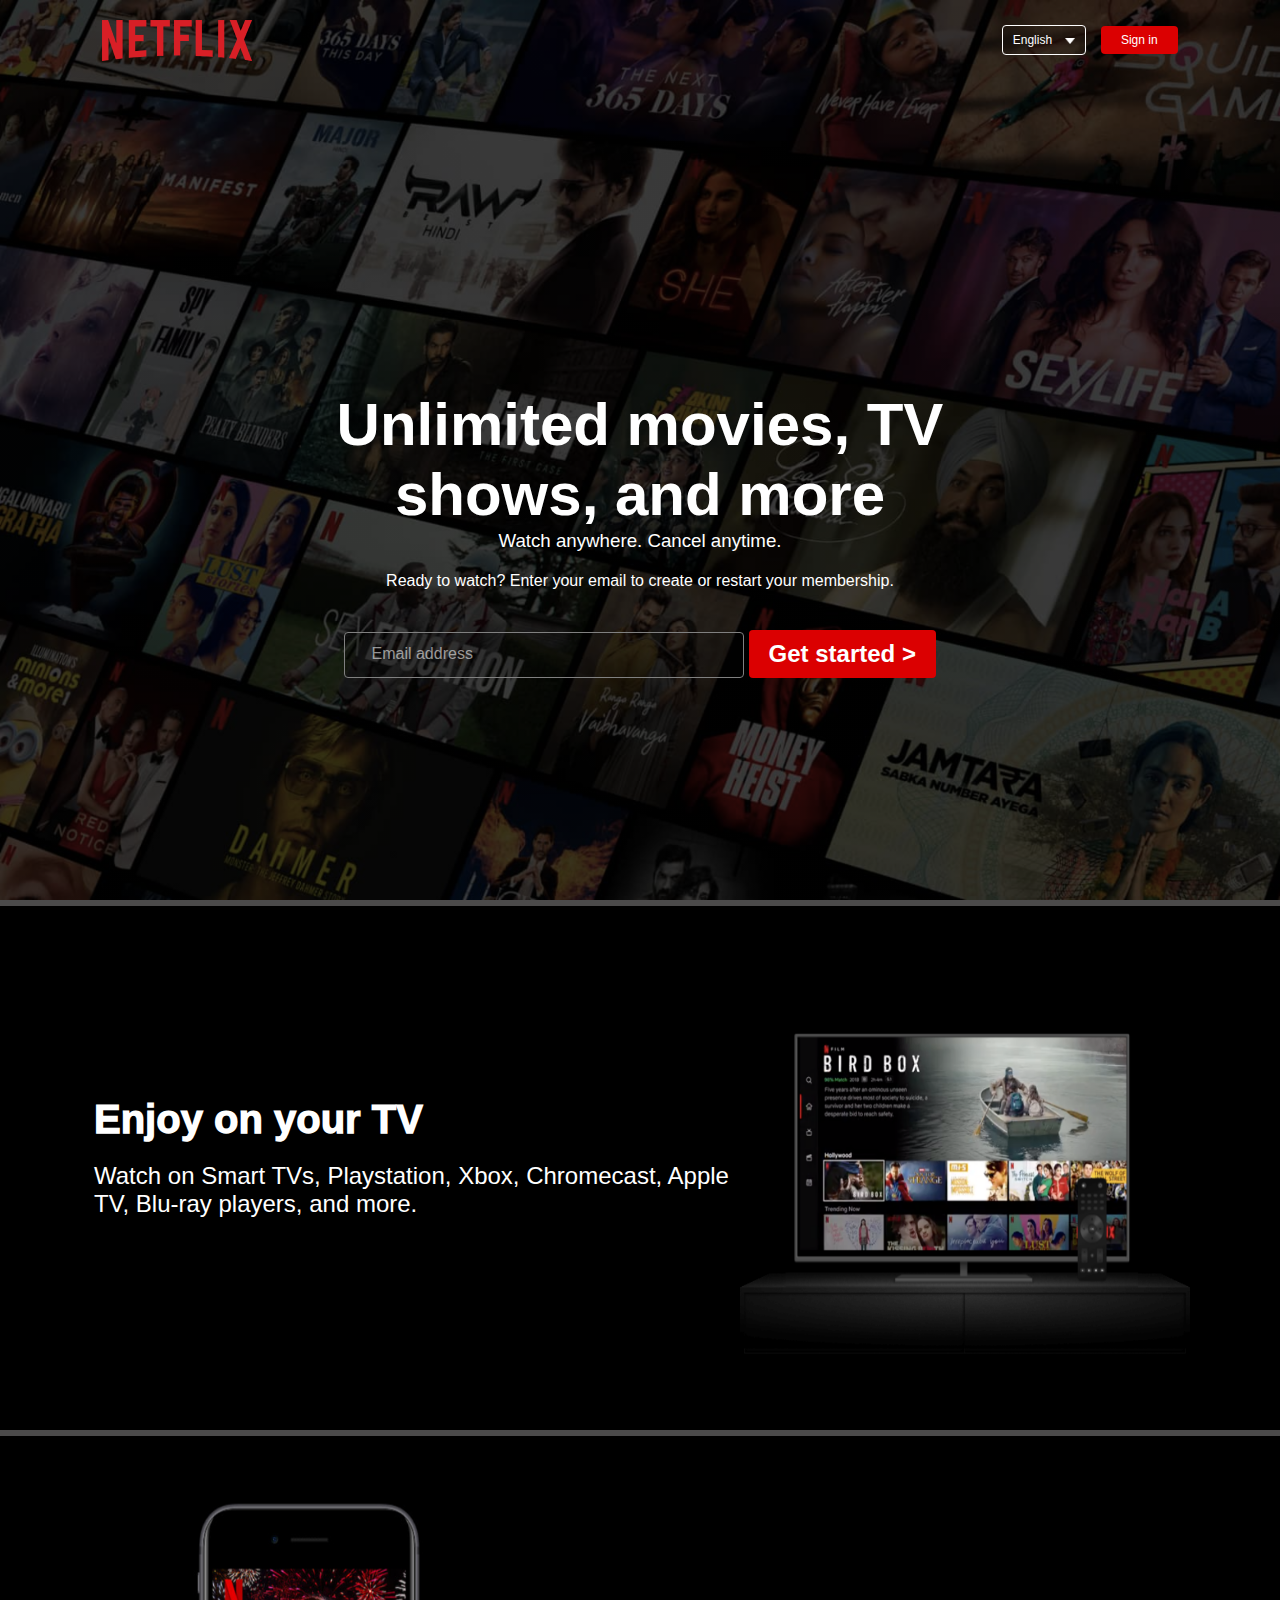
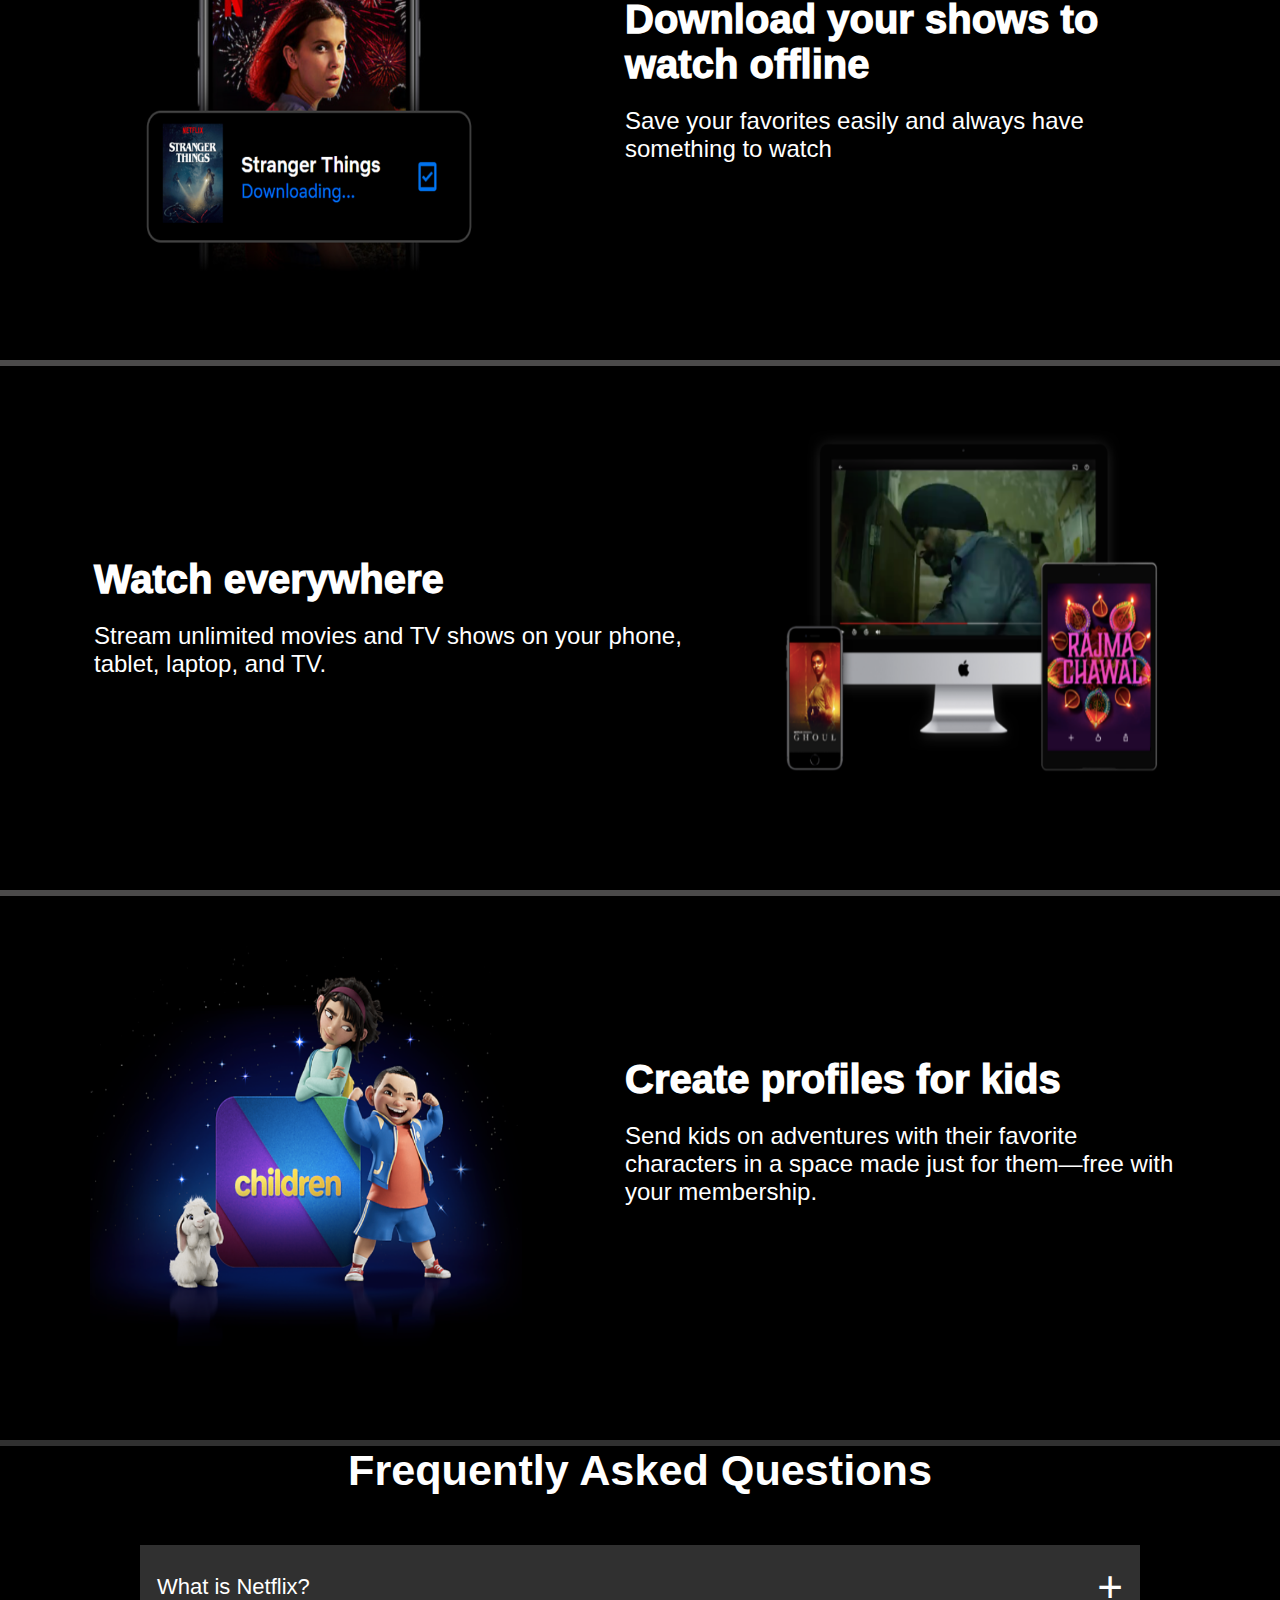
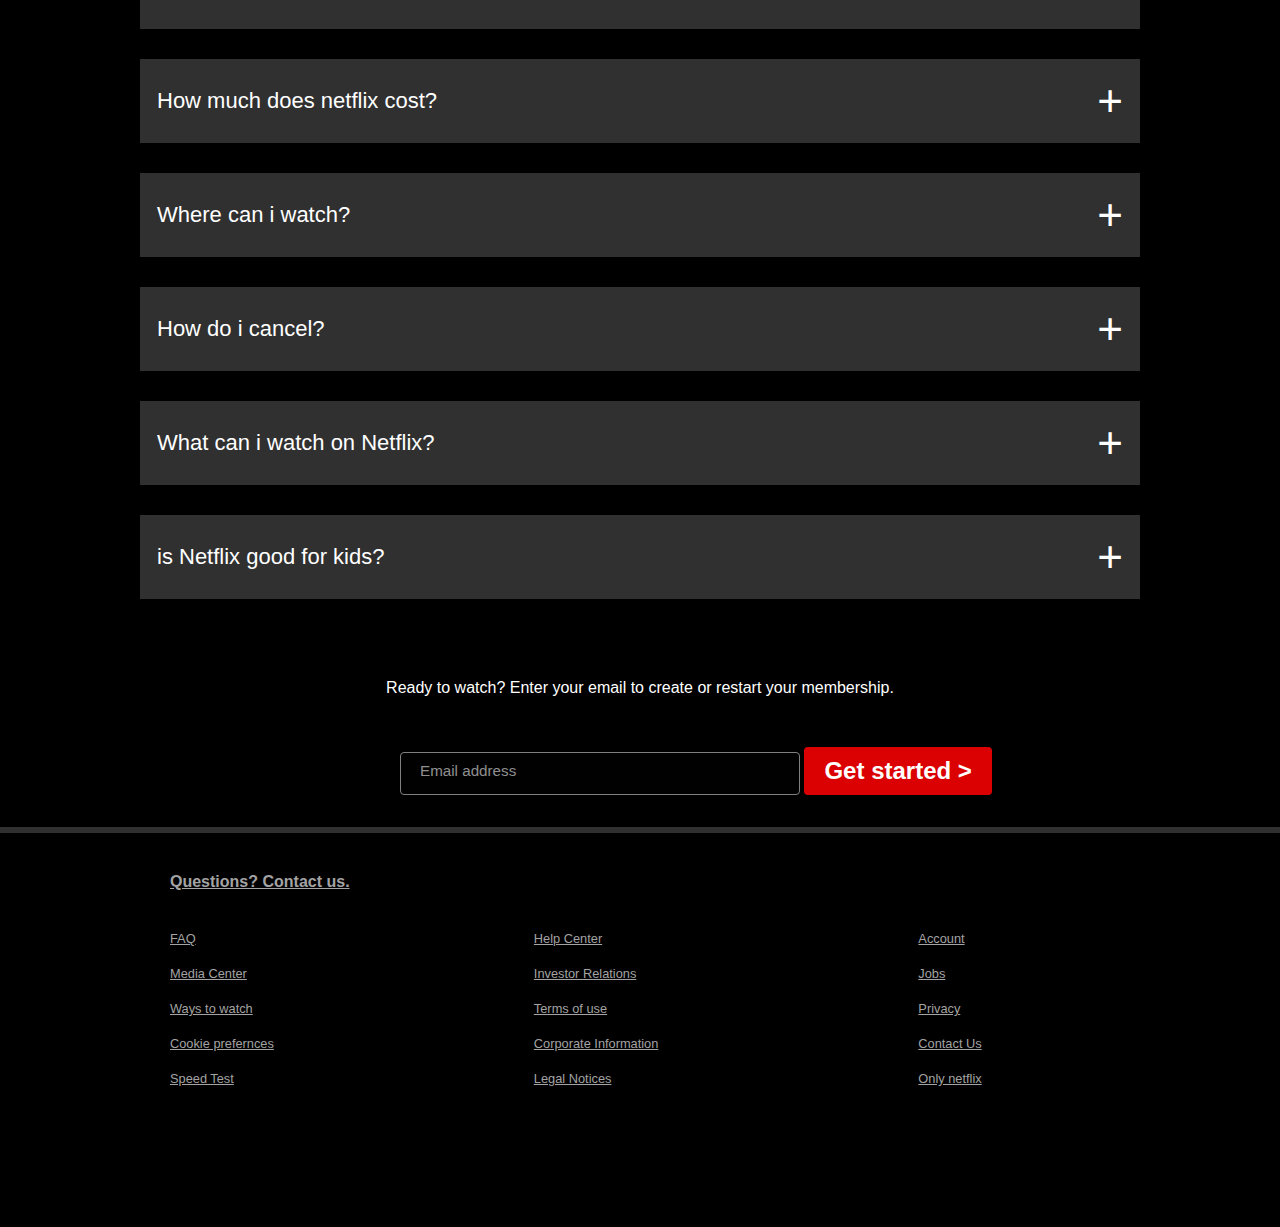
<file: index.html>
<!DOCTYPE html>
<html lang="en">
<head>
    <meta charset="UTF-8">
    <meta name="viewport" content="width=device-width, initial-scale=1.0">
    <link rel="stylesheet" href="style.css">
    <title>netflix</title>
</head>
<body>
   <div class="header">
      <nav>
        <img src="images/logo.png" class="logo">
        <div>
            <button class="image-btn">English <img src="images/down-icon.png" ></button>
            <button><a href="D:\C.S\front-end\netflix-login-form\index.html">Sign in</a></button>
        </div>
      </nav>
      <div class="header-content">
        <h1>Unlimited movies, TV shows, and more
        </h1>
        <h3>Watch anywhere. Cancel anytime.
        </h3>
        <p>Ready to watch? Enter your email to create or restart your membership.
        </p>
        <form class="signup">
            <input type="email " required>
            <label>Email address </label>
            <button type="submit">Get started ></button>
        </form>
      </div>
   </div>
   <section class="section1"> 
        <div class="text">
            <h1>Enjoy on your TV
            </h1>
            <p>Watch on Smart TVs, Playstation, Xbox, Chromecast, Apple TV, Blu-ray players, and more.

            </p>
        </div>
       <img src="images/feature-1.png" class="image11" >
        
   </section>
   <section class="section2">
    <img src="images/feature-2.png" class="image11" >
    <div class="text2">
        <h1>Download your shows to watch offline
        </h1>
        <p>Save your favorites easily and always have something to watch
        </p>
    </div>
   
    
</section>
<section class="section1"> 
    <div class="text">
        <h1>Watch everywhere
           
        </h1>
        <p> Stream unlimited movies and TV shows on your phone, tablet, laptop, and TV.

        </p>
    </div>
   <img src="images/feature-3.png" class="image11" >
   
</section>
<section class="section2"> 
    <img src="images/feature-4.png" class="image11" >
    <div class="text2">
        <h1>Create profiles for kids        
        </h1>
        <p> Send kids on adventures with their favorite characters in a space made just for them—free with your membership.

        </p>
    </div>
  
    
</section>
<div class="help">
    <h1> Frequently Asked Questions

    </h1>
    <ul class="accordion">
        <li><input type="radio" name="accordion" id="first">
        <label for="first"> What is Netflix?</label>
        <div class="content">
            Netflix is a streaming service that offers a wide variety of award-winning TV shows, movies, anime, documentaries, and more on thousands of internet-connected devices.

            You can watch as much as you want, whenever you want without a single commercial – all for one low monthly price. There's always something new to discover and new TV shows and movies are added every week!
        </div>
        </li>
        <li><input type="radio" name="accordion" id="second">
            <label for="second"> How much does netflix cost?</label>
            <div class="content">
                Watch Netflix on your smartphone, tablet, Smart TV, laptop, or streaming device, all for one fixed monthly fee. Plans range from USD3.99 to USD9.99 a month. No extra costs, no contracts
            </div>
        </li>
        <li><input type="radio" name="accordion" id="third">
            <label for="third"> Where can i watch?</label>
            <div class="content">
                Watch anywhere, anytime. Sign in with your Netflix account to watch instantly on the web at netflix.com from your personal computer or on any internet-connected device that offers the Netflix app, including smart TVs, smartphones, tablets, streaming media players and game consoles.

                You can also download your favorite shows with the iOS, Android, or Windows 10 app. Use downloads to watch while you're on the go and without an internet connection. Take Netflix with you anywhere.
            </div>
        </li>
        <li><input type="radio" name="accordion" id="fourth">
            <label for="fourth"> How do i cancel?</label>
            <div class="content">
                Netflix is flexible. There are no pesky contracts and no commitments. You can easily cancel your account online in two clicks. There are no cancellation fees – start or stop your account anytime.            </div>
        </li>
        <li><input type="radio" name="accordion" id="fifth">
            <label for="fifth"> What can i watch on Netflix?</label>
            <div class="content">
                Netflix has an extensive library of feature films, documentaries, TV shows, anime, award-winning Netflix originals, and more. Watch as much as you want, anytime you want.

            </div>
        </li>
        <li><input type="radio" name="accordion" id="sixth">
            <label for="sixth"> is Netflix good for kids?</label>
            <div class="content">
                The Netflix Kids experience is included in your membership to give parents control while kids enjoy family-friendly TV shows and movies in their own space.

Kids profiles come with PIN-protected parental controls that let you restrict the maturity rating of content kids can watch and block specific titles you don’t want kids to see.
            </div>
        </li>
        
        
        
         
    </ul>
    <p>Ready to watch? Enter your email to create or restart your membership.
    </p>
    
</div>
<form class="signup2">
    <input type="email " required>
    <label>Email address </label>
    <button type="submit">Get started ></button>
</form>
<div class="contact">
    <h4>Questions? Contact us.</h4>
    <div class="row">
        <div class="column">
            <a href="#">FAQ</a>
            <a href="#">Media Center</a>
            <a href="#">Ways to watch</a>
            <a href="#">Cookie prefernces</a>
            <a href="#">Speed Test</a>
        </div>
        <div class="column">
            <a href="#">Help Center</a>
            <a href="#">Investor Relations</a>
            <a href="#">Terms of use</a>
            <a href="#">Corporate Information</a>
            <a href="#">Legal Notices</a>
        </div>
        <div class="column">
            <a href="#">Account</a>
            <a href="#">Jobs</a>
            <a href="#">Privacy</a>
            <a href="#">Contact Us</a>
            <a href="#">Only netflix</a>
        </div>


    </div>
</div>
</body>
</html>
</file>
<file: style.css>
*{
    margin: 0;
    padding: 0;
    font-family: Arial, Helvetica, sans-serif;
    box-sizing: border-box;
}
body{
    background: #000;
    color: #fff;
    overflow-x: hidden;
}
.header{
    width: 100%;
    height: 100vh;
    background-image: linear-gradient(rgba(0,0,0,0.7),rgba(0,0,0,0.7)),url(images/header-image.png);
    background-position: center;
    background-size: cover;
    padding: 10px 8%;

}
nav{
    display: flex;
    align-items: center;
    justify-content: space-between;
    padding: 10px 0;
}
.logo{
    width: 150px;
    cursor: pointer;
}
nav button{
    border: 0;
    outline: 0;
    background: #db0001;
    color: #fff;
    padding: 7px 20px;
    font-size: 12px;
    border-radius: 4px;
    margin-left: 10px;
    cursor: pointer;
}
nav button a {
    text-decoration: none;
    color: white;
}

nav .image-btn{
    display: inline-block;
    align-items: center;
    background: transparent;
    border: 1px solid #fff;
    padding: 7px 10px;
}
nav .image-btn img{
    width: 10px;
    margin-left: 10px;
}
.header-content{
    position: absolute;
    top: 50%;
    left: 50%;
    transform: translate(-50%,-50%);
    text-align: center;
    margin-top: 100px;
}
.header-content h1 {
    font-size: 60px;
    line-height: 70px;
    font-weight: 600;
    max-width: 650px;
}
.header-content h3 {
   font-weight: 400;
   margin-bottom: 20px;
}

.signup{
    position: relative;
    margin-top: 40px;
   min-height: 80px;
}
.signup input{
    background: #0707072d;
    border-radius: 4px;
    font-size: 1.3em;
    color: #ffffffde;
    padding: 10px 15px; 
    border:  grey 1px solid;
    min-width: 400px;
}
.signup label
{
    position: absolute;
    left: 130px;
    transform: translate(-78.5px,15px);
    color: #ffffff91;
    font-style: normal;
    pointer-events: none;
    transition: 0.3s linear;
}
.signup input:focus ~ label ,
.signup input:valid ~label
{
    transform: translateY(20%);
    font-size: .764em;
    left: 50px;
}
.signup button{
    outline: none;
    border: none;
    border-radius: 4px;
    font-size: 1.5em;
    font-weight: 600;
    background-color: #db0001;
    color: #fff;
    padding: 10px 20px;
    cursor: pointer;
}
.signup button:hover{
    opacity: 0.893463;
}
section{
    display: flex;
    justify-content: space-between;
    width: 100%;
    height: 500px;
    box-sizing: border-box;
    margin-bottom: 30px;
    padding: 30px 40px;
    border-top: #4b4a4a 6px solid ;
}


.section1 .text{
    position: relative;
    top: 47%;
    left: 37%;
    transform: translate(-60%,-10%);
   min-width: 550px;
}
.section1 .text h1{
    font-size: 2.5em;
    font-weight: 1000;
    margin-bottom: 20px;
}
.section1 .text p{
    font-size: 1.5em;
}
section img{
    height: 400px;
    width: 450px;
    margin:20px 50px;
}
.section2 .text2 
{
    position: relative;
    top: 40%;
    right: 10%;
    transform: translate(10%,-10%);
    width: 550px;
}
.section2 .text2 h1
{
    font-size: 2.5em;
    font-weight: 1000;
    margin-bottom: 20px;
}
.section2 .text2 p{
    font-size: 1.5em;
}
.help {
    min-height: 600px;
    display: flex;
    flex-direction: column;
    margin: 50px 0; /* Remove the left and right margin */
    border-top: 6px solid #303030;
}
.help h1{
    font-size: 2.7em;
    display: flex;
    justify-content: center;
    font-weight: 800;
}
.help input{
    display: none;
}
.help .accordion{
    margin: 50px auto;
    width: 100%;
    max-width: 1000px;
}
.help .accordion li{
    list-style: none;
    margin-bottom: 20px;
}
.help label{
    display: flex;
    align-items: center;
    padding: 17px;
    font-size: 22px;
    font-weight: 500;
    background: #303030;
    margin-bottom: 10px;
    cursor: pointer;
}
.help label::after {
    content: '+';
    font-size: 2em;
    margin-left: auto;
    transition: transform 0.3s ease;
    transform-origin: center;
    transition: transform .5s;
}
.help .content{
    padding: 0 20px;
    max-height: 0;
    font-size: 1.4em;
    overflow: hidden;
    background: #303030;
    
    transition: max-height 0.5s ease,padding .1s ease;
}
.accordion input:checked + label + .content{
    max-height: 1000px;
    padding: 30px 20px;
    background: #303030;
    

}

.accordion label:hover{
    background: #4b4a4a ;

}
.accordion input:checked + label::after{
    transform: rotate(35deg);
}

.help p {
    display: flex;
    justify-content: center;
    font-size: 1em;
    font-weight: 400;

}
.signup2{
    position: relative;
    margin-top: 40px;
    left: 400px;
    min-height: 80px;
}
.signup2 input{
    background: #0707072d;
    border-radius: 4px;
    font-size: 1.1em;
    color: #ffffffde;
    padding: 10px 15px; 
    border:  grey 1px solid;
    min-width: 400px;
}
.signup2 label
{
    position: absolute;
    left: 20px;
    top: 15px;
    color: #ffffff91;
    font-size: .95em;
    font-style: normal;
    pointer-events: none;
    transition: transform 0.2s ease;
}
.signup2 input:focus ~ label ,
.signup2 input:valid ~label
{
    transform: translateY(-40%);
    font-size: .764em;
    

}
.signup2 button{
    outline: none;
    border: none;
    border-radius: 4px;
    font-size: 1.5em;
    font-weight: 600;
    background-color: #db0001;
    color: #fff;
    padding: 10px 20px;
    cursor: pointer;
}
.signup2 button:hover{
    opacity: 0.893463;
}
.contact {
    padding: 20px 40px;
    display: flex;
    flex-direction: column;
    border-top: #303030 6px solid;
    min-height: 400px;
    
}
.contact h4{
    margin-top:20px ;
    position: relative;
    left: 130px;
    color: #a3a3a3;
    text-decoration: underline;
    cursor: pointer;
}
.contact .row{
    display: flex;
    margin-top: 40px;
}
.contact .row .column{
    display: flex;
    flex-direction: column;
    margin:  0 130px;
}
.contact .row .column a {
    text-decoration: underline;
    color: #a3a3a3;
    margin-bottom: 20px;
    font-size: .8em;
}
</file>
